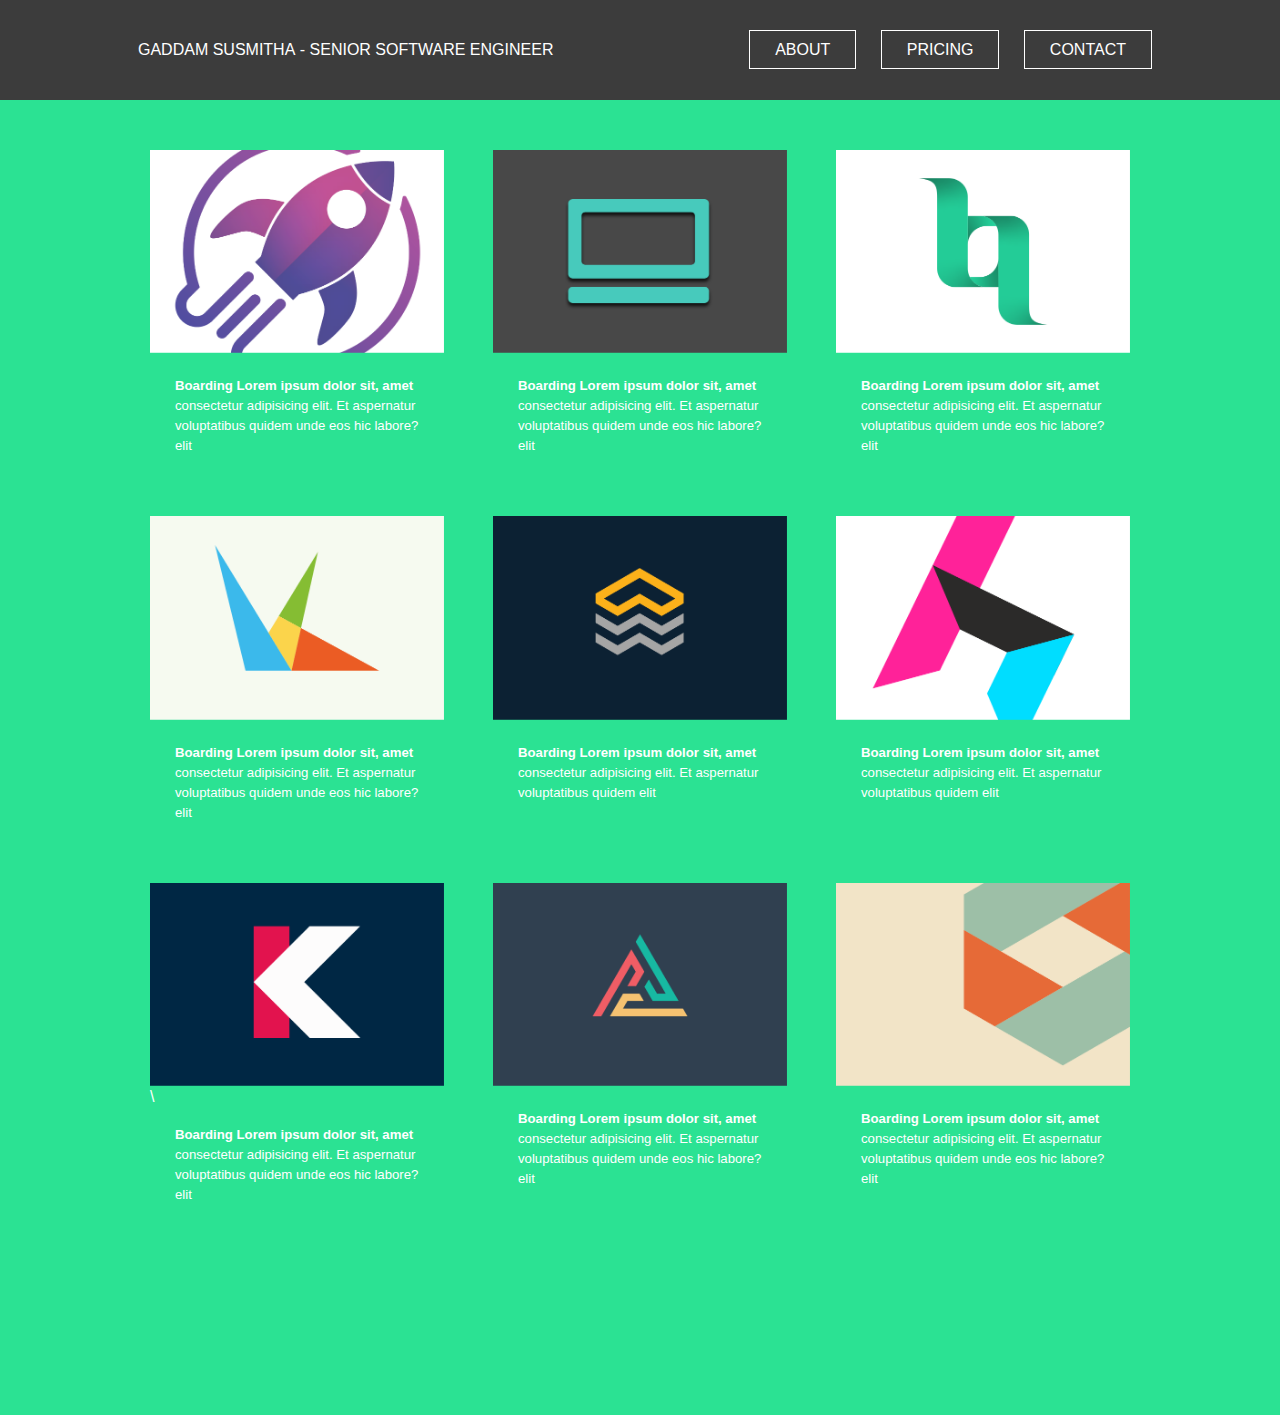
<file: index.html>
<!DOCTYPE html>
<html lang="en">

<head>
    <meta charset="UTF-8">
    <meta name="viewport" content="width=device-width, initial-scale=1.0">
    <meta http-equiv="X-UA-Compatible" content="ie=edge">
    <title>GADDAM SUSMITHA SENIOR SOFTWARE ENGINEER HYDERABAD</title>
    <link href="https://fonts.googleapis.com/css2?family=Asap:ital,wght@0,100..900;1,100..900&display=swap"
        rel="stylesheet">
    <link rel="stylesheet" href="css-reset.css">
    <link rel="stylesheet" href="style.css">


</head>

<body>

    <div class="header-container">
        <header class="header">
            <div class="logo">
                <span class="highlight">GADDAM SUSMITHA</span>
                - SENIOR SOFTWARE ENGINEER
            </div>

            <nav>
                <a href="#" class="mybutton">ABOUT</a>
                <a href="#" class="mybutton">PRICING</a>
                <a href="#" class="mybutton">CONTACT</a>
            </nav>

            <div class="mob-wrapper">
                <img src="images/icon-burger-menu.svg" alt="Mobile Menu Icon" style="width: 40px;" class="burgermenu">

                <mob-nav class="mob-nav">
                    <a href="#" class="navbutton">ABOUT</a>
                    <a href="#" class="navbutton">PRICING</a>
                    <a href="#" class="navbutton">CONTACT</a>
                </mob-nav>

            </div>
        </header>

    </div>

    <div class="container">
        <div class="col">
            <img src="images/image1@2x.png" alt="">
            <p>Boarding Lorem ipsum dolor sit, amet consectetur adipisicing elit. Et aspernatur voluptatibus quidem
                unde eos hic labore?
                <span class="highlight">elit</span>
            </p>
        </div>
        <div class="col">
            <img src="images/image2@2x.png" alt="">
            <p>Boarding Lorem ipsum dolor sit, amet consectetur adipisicing elit. Et aspernatur voluptatibus quidem
                unde eos hic labore?
                <span>elit</span>
            </p>
        </div>
        <div class="col">
            <img src="images/image3@2x.png" alt="">
            <p>Boarding Lorem ipsum dolor sit, amet consectetur adipisicing elit. Et aspernatur voluptatibus quidem
                unde eos hic labore?
                <span>elit</span>
            </p>
        </div>
        <div class="col">
            <img src="images/image4@2x.png" alt="">
            <p>Boarding Lorem ipsum dolor sit, amet consectetur adipisicing elit. Et aspernatur voluptatibus quidem
                unde eos hic labore?
                <span>elit</span>
            </p>
        </div>
        <div class="col hide-mobile">
            <img src="images/image5@2x.png" alt="">
            <p>Boarding Lorem ipsum dolor sit, amet consectetur adipisicing elit. Et aspernatur voluptatibus quidem
                <span>elit</span>
            </p>
        </div>
        <div class="col hide-mobile">
            <img src="images/image6@2x.png" alt="">
            <p>Boarding Lorem ipsum dolor sit, amet consectetur adipisicing elit. Et aspernatur voluptatibus quidem
                <span>elit</span>
            </p>
        </div>
        <div class="col hide-mobile">
            <img src="images/image7@2x.png" alt="">
            \ <p>Boarding Lorem ipsum dolor sit, amet consectetur adipisicing elit. Et aspernatur voluptatibus quidem
                unde eos hic labore?
                <span>elit</span>
            </p>
        </div>
        <div class="col hide-mobile">
            <img src="images/image8@2x.png" alt="">
            <p>Boarding Lorem ipsum dolor sit, amet consectetur adipisicing elit. Et aspernatur voluptatibus quidem
                unde eos hic labore?
                <span>elit</span>
            </p>
        </div>
        <div class="col hide-mobile">
            <img src="images/image9@2x.png" alt="">
            <p>Boarding Lorem ipsum dolor sit, amet consectetur adipisicing elit. Et aspernatur voluptatibus quidem
                unde eos hic labore?
                <span>elit</span>
            </p>
        </div>
        <div class="col hide-desktop-only">
            <img src="images/image10@2x.png" alt="">
            <p>Boarding Lorem ipsum dolor sit, amet consectetur adipisicing elit. Et aspernatur voluptatibus quidem
                unde eos hic labore?
                <span>elit</span>
            </p>
        </div>
    </div>

    <!-- <h1>Look at me ma!</h1> -->

    <script src="https://code.jquery.com/jquery-3.4.1.js" integrity="sha256-WpOohJOqMqqyKL9FccASB9O0KwACQJpFTUBLTYOVvVU="crossorigin="anonymous"></script>
    <script src="scripts.js"></script>

</body>

</html>
</file>
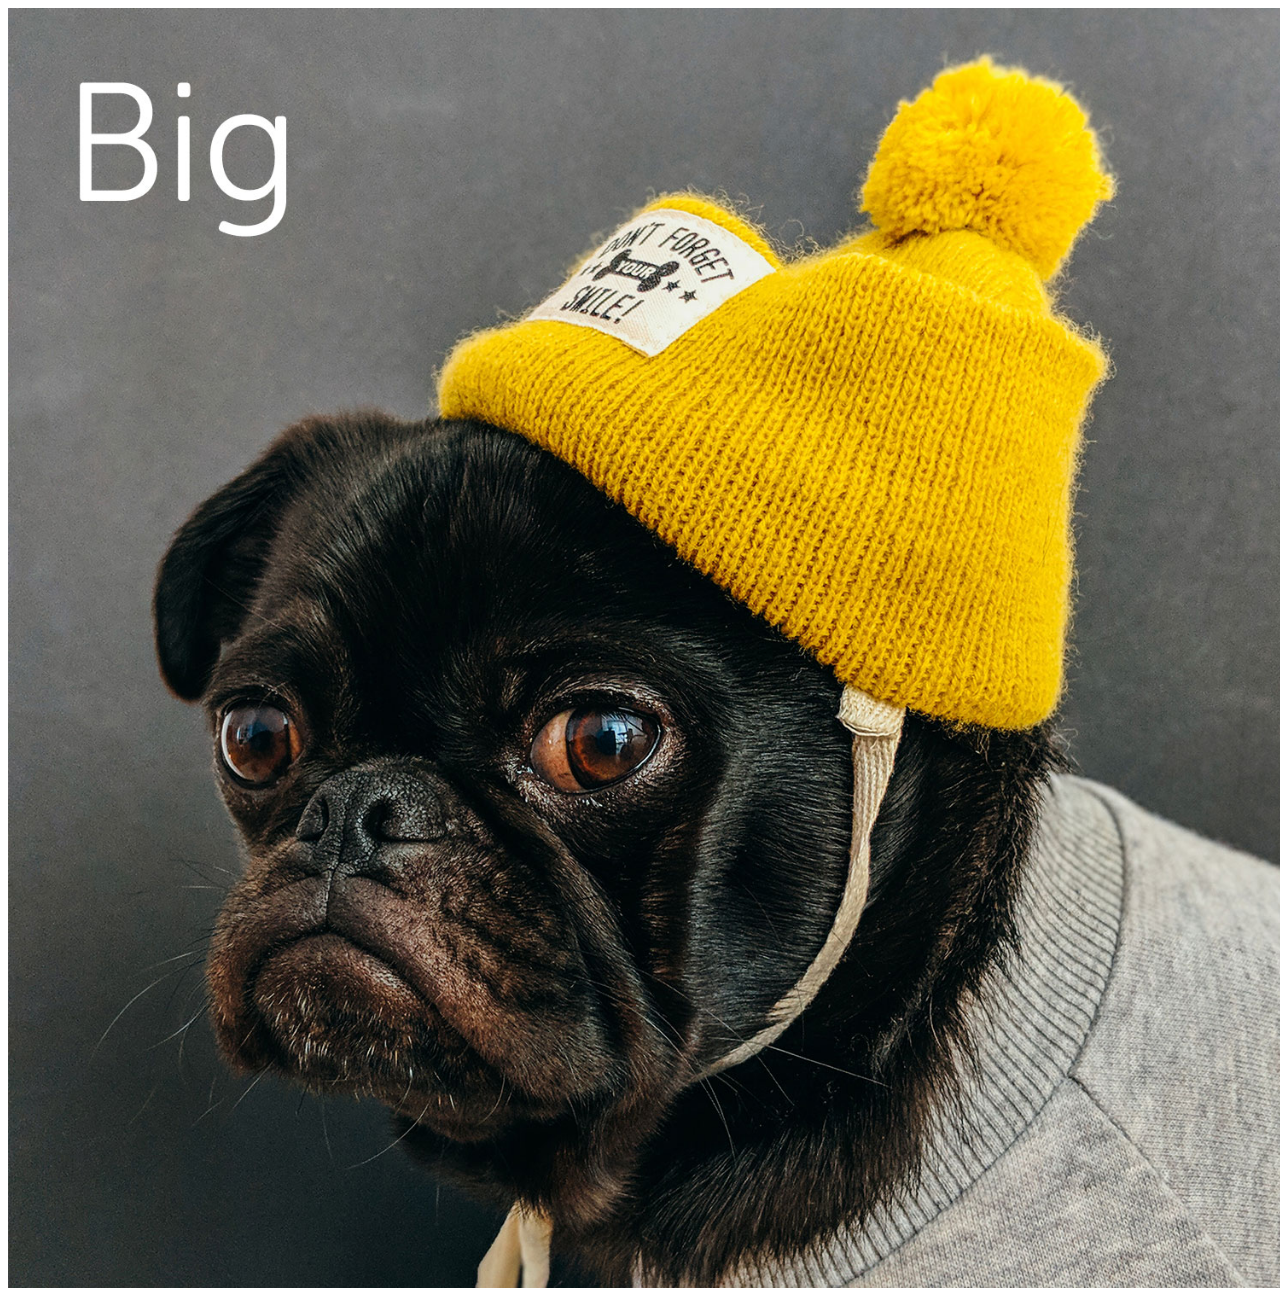
<file: images-srcset.html>
<!DOCTYPE html>
<html lang="en">
<head>
    <meta charset="UTF-8">
    <meta name="viewport" content="width=device-width, initial-scale=1.0">
    <title>Document</title>
</head>
<body>
    <img src="images/pug-charles-unsplash-small.jpg" 
    alt =""  
    srcset="images/pug-charles-unsplash-small.jpg 500w,
     images/pug-charles-unsplash-medium.jpg 1000w ,
     images/pug-charles-unsplash-big.jpg 1500w">
</body>
</html>
</file>
<file: style.css>
/* Global View aka Desktop View */
body {
    margin: 0;
    font-family: sans-serif;
    color: white;
    background-color: #EBEBEB;
}

.container {
    background-color: rgba(43, 226, 147);
    min-height: 500px;
    max-width: 1024px;
    margin: 0 auto;
    display: flex;
    flex-wrap: wrap;
    justify-content: space-between;
    padding: 150px;
}

.header-container {

    background-color: rgb(60, 60, 60);
    min-height: 100px;
    position: fixed;
    width: 100%;


}

.logo {
    margin: 10px;

}

.header {
    max-width: 1024px;
    min-height: 100px;
    margin: 0 auto;
    display: flex;
    justify-content: space-between;
    align-items: center;
    flex-direction: row;
}

.col {
    /* background-color: rgb(247, 8, 131);
    min-height: 200px; */
    width: 30%;
    margin-bottom: 40px;

}

a {
    color: white;
    text-decoration: none;
}

.col p {
    font-size: 0.825rem;
    padding: 20px 25px;
    line-height: 1.25rem;
}

.highlight {
    font-weight: 500;
    /* color: forestgreen; */
}

h1 {
    font-size: 30px;
    color: black;
}

.mybutton {
    padding: 10px 25px;
    border-style: solid;
    border-width: 1px;
    margin-left: 20px;

}


/* h1 { */
/* color: darkorange; */
/* font-size: 200px;
} */

.hide-desktop-only {
    display: none;
}

.col img {
    width: 100%;
    height: auto;

}

.col p::first-line {
    font-weight: 700;
}

.mob-wrapper{
    display: none;
}


/* Tablet View */
@media (max-width: 820px) {

    /*  */
    .col {
        width: 45%;
    }

    .hide-desktop-only {
        display: block;
    }


    .header-container {
        position: relative;
    }

    nav {
        display: none;
    }

    .container {
        padding: 10px;
    }

    nav a {
        display: block;

    }

    .logo {
        padding: 40px 0;
    }

    .mybutton {
        margin: 0;
    }

    .mob-wrapper {
        display: block;
        padding-right: 30px;
    }

    .mob-nav {
        display: none;
        position: absolute;
        padding-top: 70px;
    }

    .navbutton {
        display: block;
        background-color: coral;
        padding: 15px 30px;
        margin-left: -120px;
        text-align: center;
    }



}



/* Mobile View */
@media (max-width: 400px) {

    /* h1 {
        color: black;
        font-family: 'Courier New', Courier, monospace;

    }  */

    .col {
        width: 100%;
    }

    .hide-mobile {
        display: none;
    }

}
</file>
